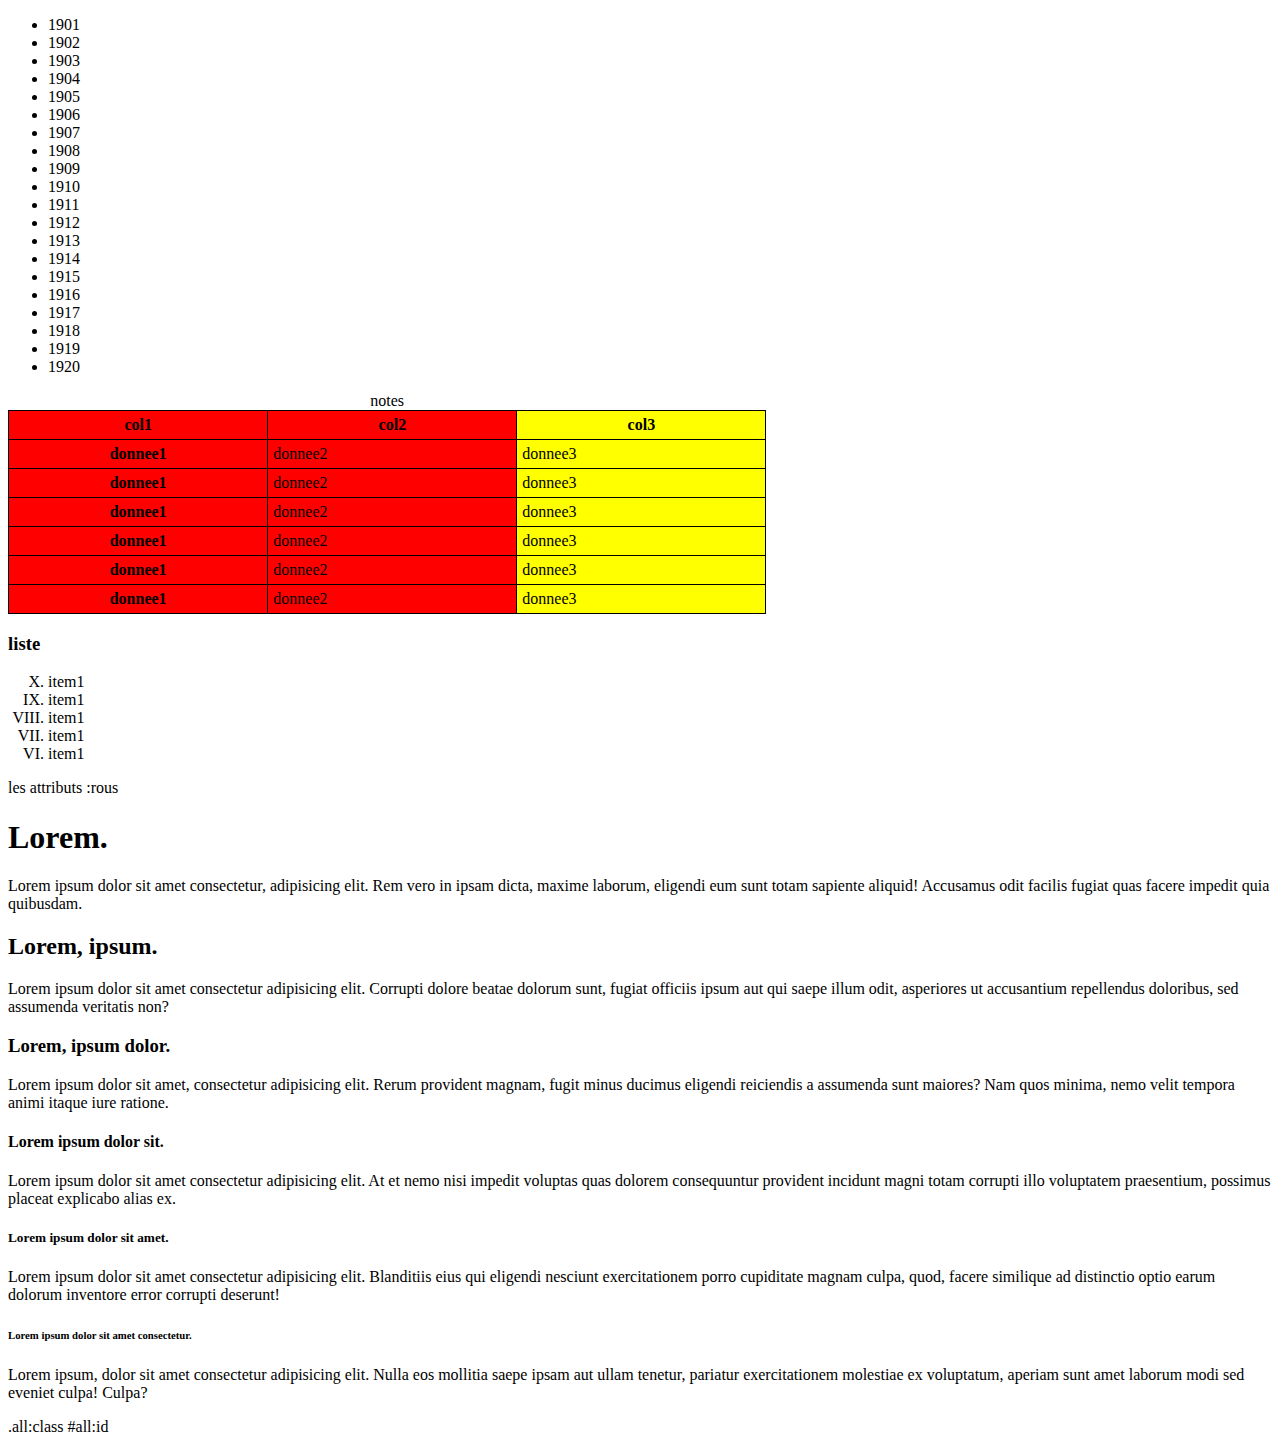
<file: index.html>
<!DOCTYPE html>
<html lang="en">
<head>
    <meta charset="UTF-8">
    <meta http-equiv="X-UA-Compatible" content="IE=edge">
    <meta name="viewport" content="width=device-width, initial-scale=1.0">
    <title>Document</title>
</head>
<body>
<ul>
    <li>1901</li>
    <li>1902</li>
    <li>1903</li>
    <li>1904</li>
    <li>1905</li>
    <li>1906</li>
    <li>1907</li>
    <li>1908</li>
    <li>1909</li>
    <li>1910</li>
    <li>1911</li>
    <li>1912</li>
    <li>1913</li>
    <li>1914</li>
    <li>1915</li>
    <li>1916</li>
    <li>1917</li>
    <li>1918</li>
    <li>1919</li>
    <li>1920</li>
</ul>
<table class="table">
  <caption>notes</caption>
  <colgroup>
   <col class="red" span="2">
   <col class="yellow">
  </colgroup>

<thead>
  <tr>
    <th scope="col">col1</th>
    <th scope="col">col2</th>
    <th scope="col">col3</th>
  </tr>
</thead>
<tbody>
        <tr>
            <th scope="row">donnee1</th>
            <td>donnee2</td>
            <td>donnee3</td>
        </tr>
        <tr>
            <th scope="row">donnee1</th>
            <td>donnee2</td>
            <td>donnee3</td>
        </tr>
        <tr>
            <th scope="row">donnee1</th>
            <td>donnee2</td>
            <td>donnee3</td>
        </tr>
</tbody>
<tbody>
    <tr>
        <th scope="row">donnee1</th>
        <td>donnee2</td>
        <td>donnee3</td>
    </tr>
    <tr>
        <th scope="row">donnee1</th>
        <td>donnee2</td>
        <td>donnee3</td>
    </tr>
    <tr>
        <th scope="row">donnee1</th>
        <td>donnee2</td>
        <td>donnee3</td>
    </tr>
</tbody>
<tfoot>

    
</tfoot>
<style>


table{ 
    width: 60%;
    border-collapse: collapse;
}
th,td{
    border: 1px solid black;
    padding: 5px;
}
.red{
    background-color: #f00;
}
.yellow{ background-color: #ff0;}</style>
</style>
</table>
<h3>liste</h3>
<ol type="I" start="10" reversed>
    <li class="item">item1</li>
    <li class="item">item1</li>   
    <li class="item">item1</li>
    <li class="item">item1</li>
    <li class="item">item1</li>
</ol>
les attributs :rous
</body>
<h1>Lorem.</h1>
<p>Lorem ipsum dolor sit amet consectetur, adipisicing elit. Rem vero in ipsam dicta, maxime laborum, eligendi eum sunt totam sapiente aliquid! Accusamus odit facilis fugiat quas facere impedit quia quibusdam.
</p>
<h2>Lorem, ipsum.</h2>
<p>Lorem ipsum dolor sit amet consectetur adipisicing elit. Corrupti dolore beatae dolorum sunt, fugiat officiis ipsum aut qui saepe illum odit, asperiores ut accusantium repellendus doloribus, sed assumenda veritatis non?

</p>
<h3>Lorem, ipsum dolor.</h3>
<p>Lorem ipsum dolor sit amet, consectetur adipisicing elit. Rerum provident magnam, fugit minus ducimus eligendi reiciendis a assumenda sunt maiores? Nam quos minima, nemo velit tempora animi itaque iure ratione.

</p>
<h4>Lorem ipsum dolor sit.</h4>
<p>Lorem ipsum dolor sit amet consectetur adipisicing elit. At et nemo nisi impedit voluptas quas dolorem consequuntur provident incidunt magni totam corrupti illo voluptatem praesentium, possimus placeat explicabo alias ex.

</p>
<h5>Lorem ipsum dolor sit amet.</h5>
<p>Lorem ipsum dolor sit amet consectetur adipisicing elit. Blanditiis eius qui eligendi nesciunt exercitationem porro cupiditate magnam culpa, quod, facere similique ad distinctio optio earum dolorum inventore error corrupti deserunt!

</p>
<h6>Lorem ipsum dolor sit amet consectetur.</h6>
<p>Lorem ipsum, dolor sit amet consectetur adipisicing elit. Nulla eos mollitia saepe ipsam aut ullam tenetur, pariatur exercitationem molestiae ex voluptatum, aperiam sunt amet laborum modi sed eveniet culpa! Culpa?

</p>

.all:class
#all:id


</html>
</file>
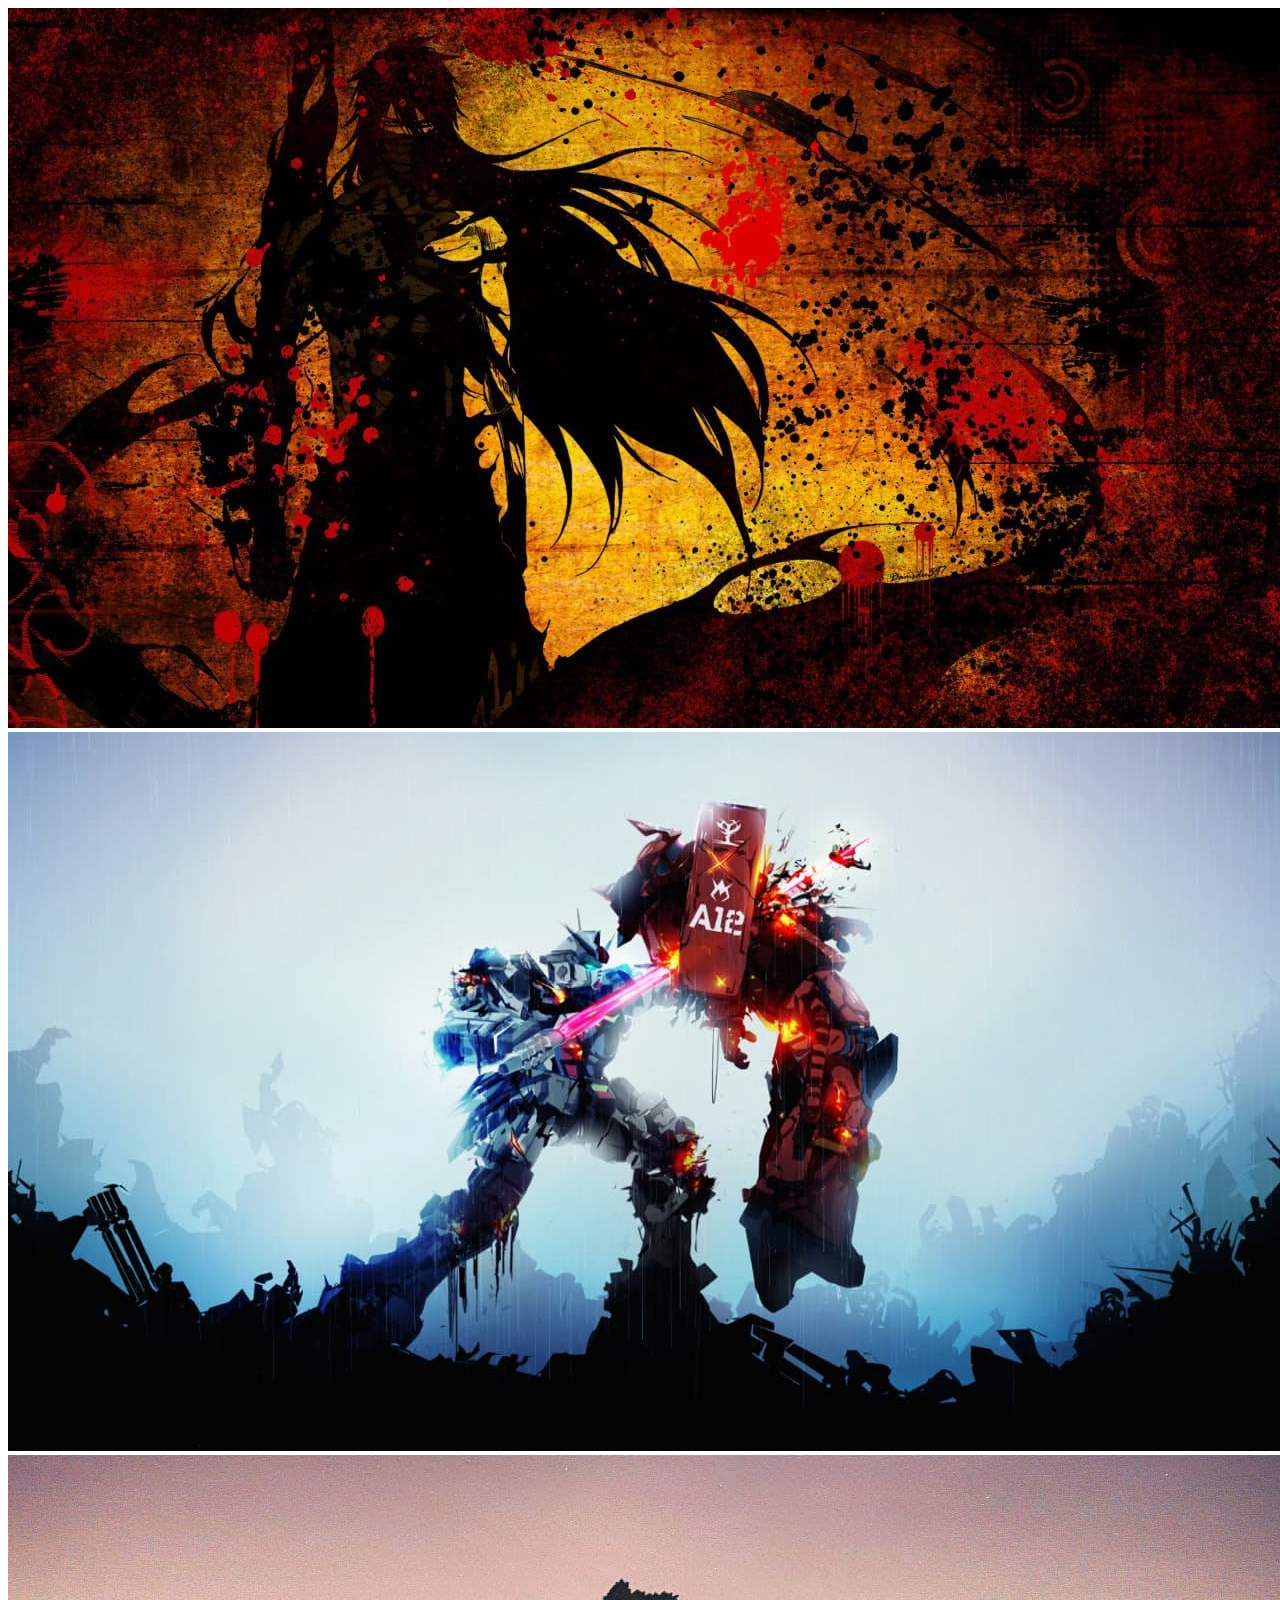
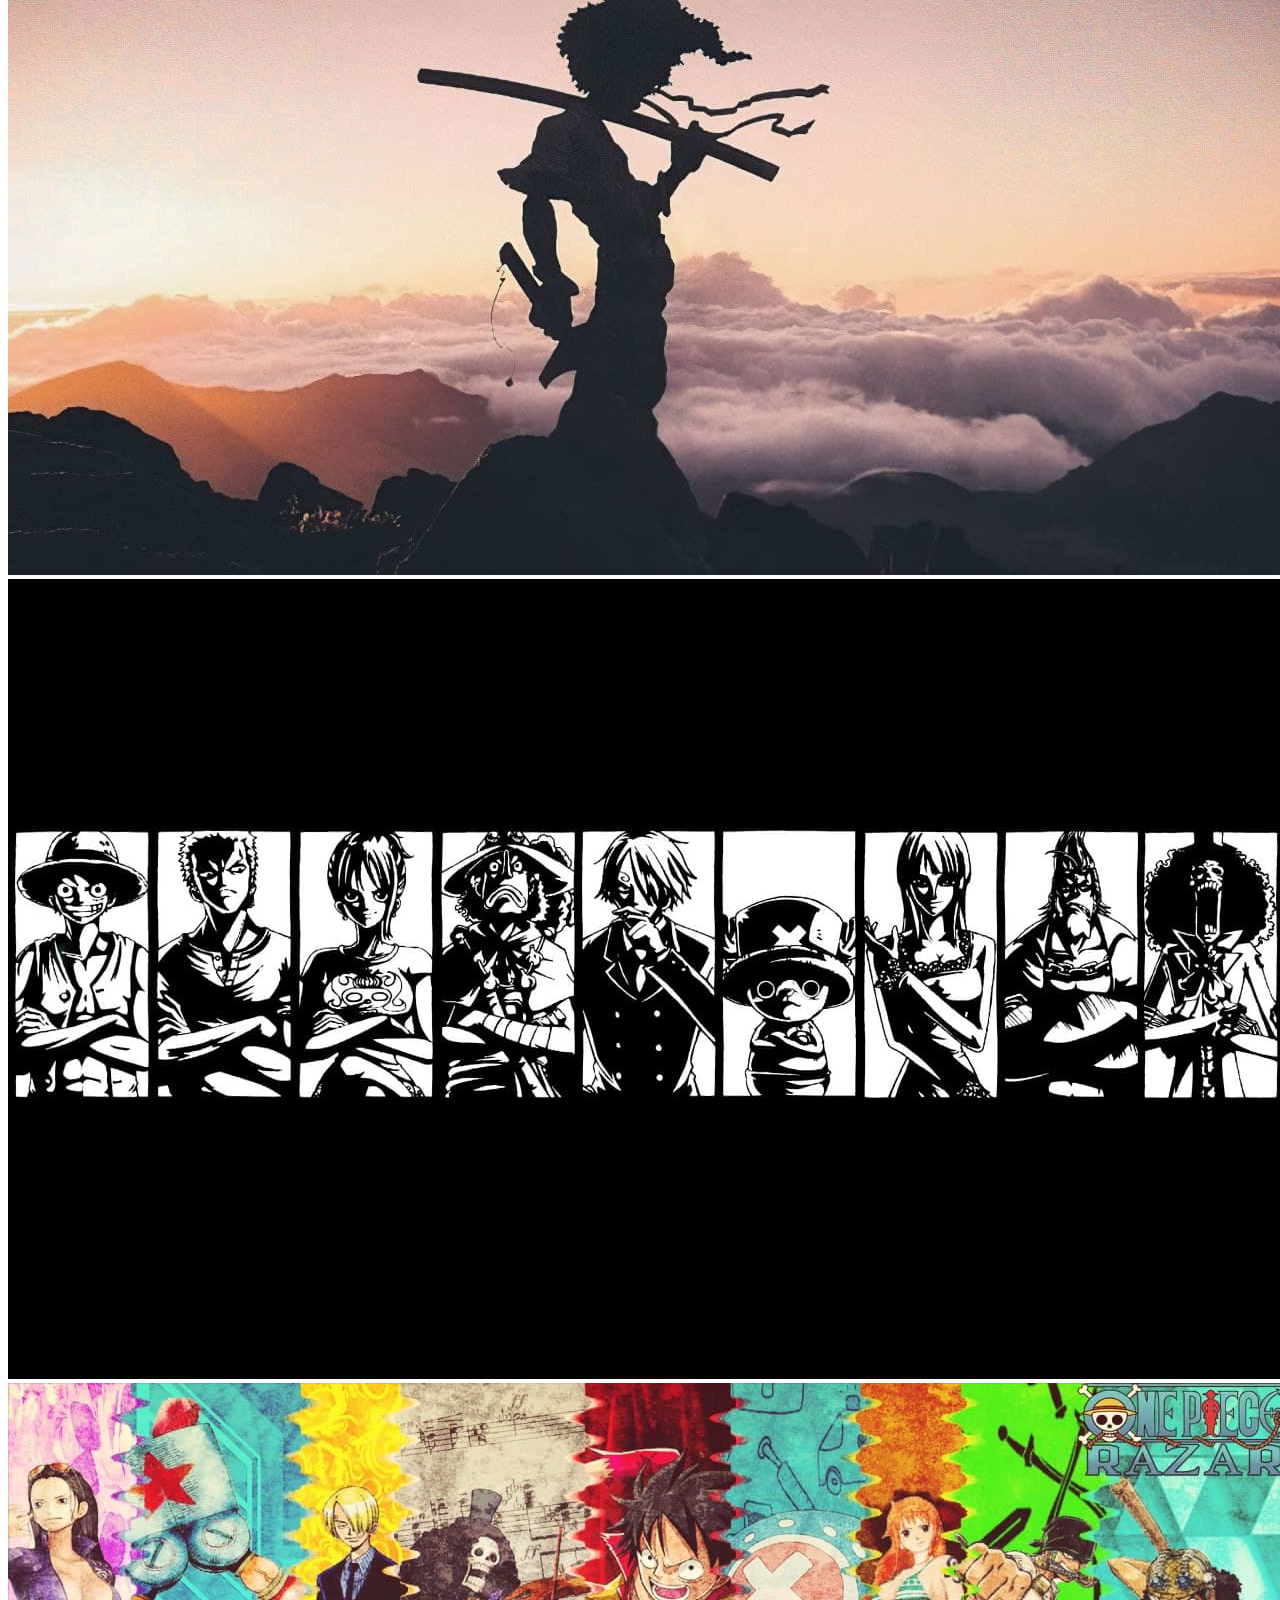
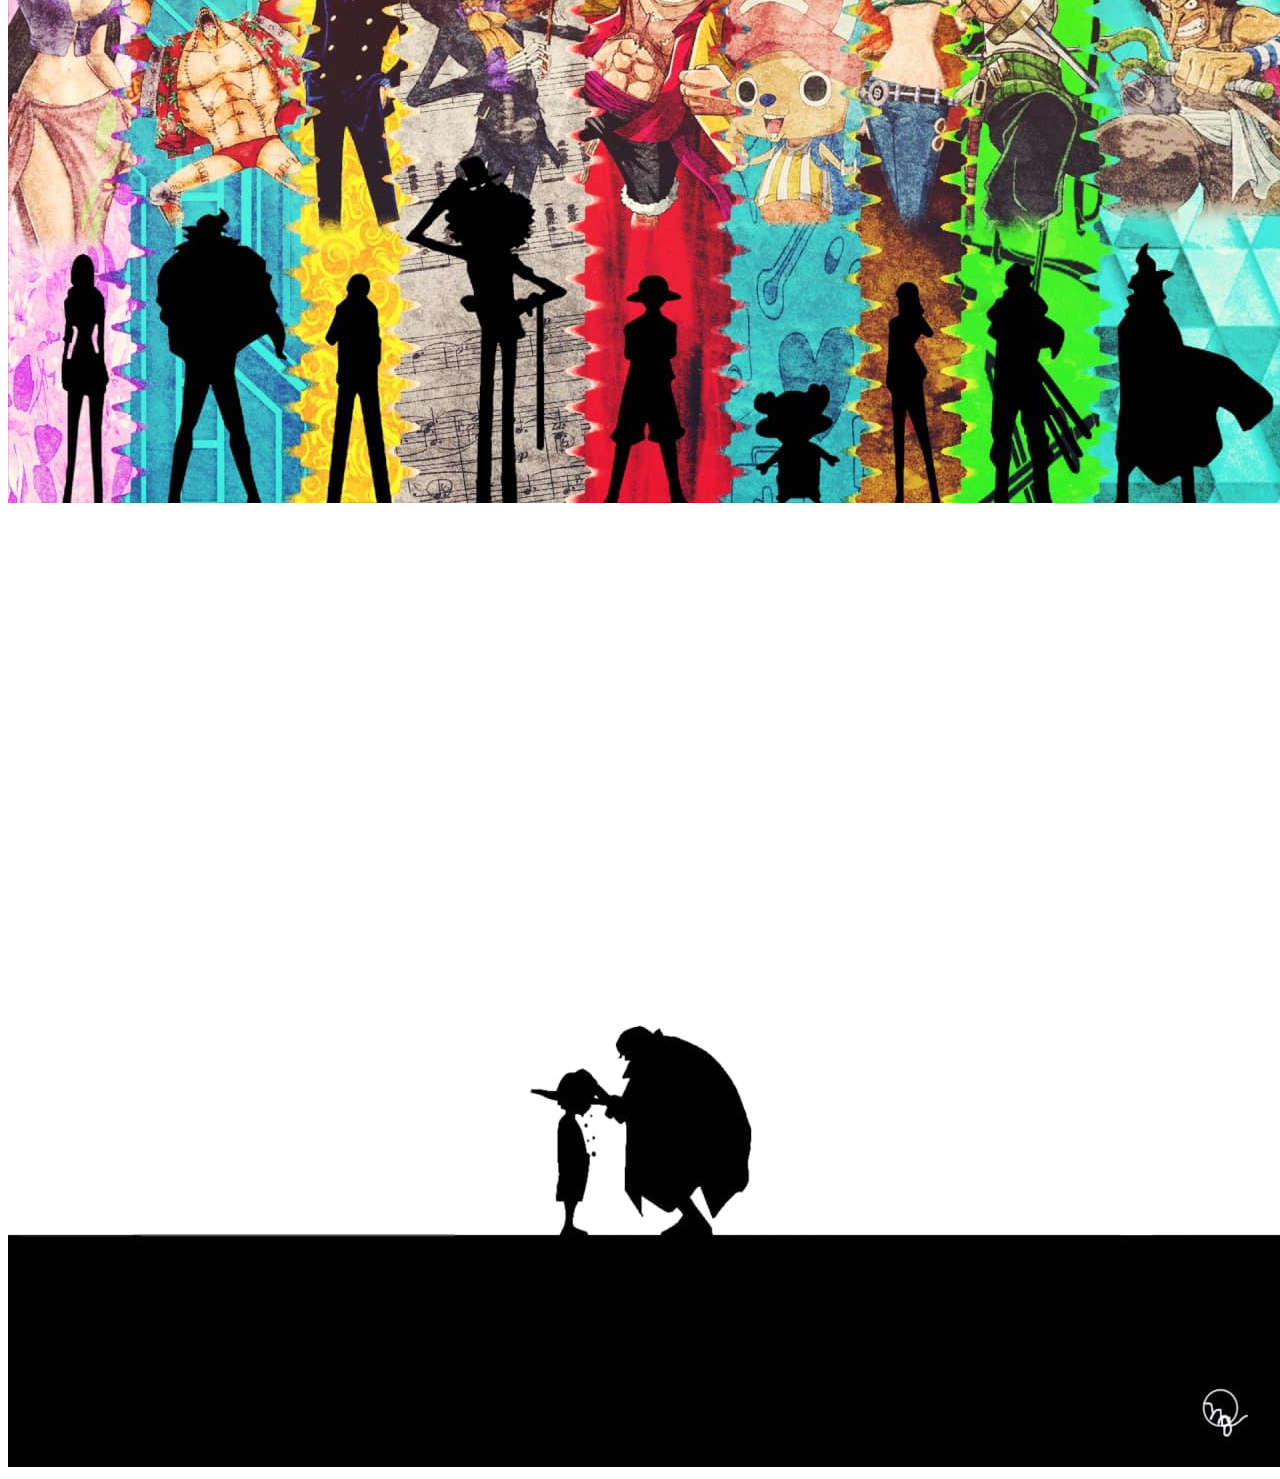
<file: img.html>
<!DOCTYPE html>
<html lang="en">
<head>
    <meta charset="UTF-8">
    <meta http-equiv="X-UA-Compatible" content="IE=edge">
    <meta name="viewport" content="width=device-width, initial-scale=1.0">
    <title>Document</title>
</head>
<body>
<img src="1.jpg"  media="(max-width:600px)">
<img src="2.jpg"  media="(min-width:601px)  and (max-width:800px)" >
<img src="3.jpg"  media="(min-width:801px)  and (max-width:1000px)">
<img src="4.jpg"  media="(min-width:1001px)  and (max-width:1200px)">
<img src="5.jpg"  media="(min-width:1201px)  and (max-width:1400px)">
<img src="6.jpg"  media="(min-width:1401px)  and (max-width:1600px)">
<!-- <picture>
    <source media="(max-width:600px)" srcset="1.jpg">
    <source media="(min-width:601px)  and (max-width:800px)" srcset="2.jpg">
    <source media="(min-width:801px)  and (max-width:1000px)" srcset="img/3.jpg">  
    <source media="(min-width:1001px) and (max-width:1200px)" srcset="img/4.jpg">
    <source media="(min-width:1201px) and (max-width:1400px)" srcset="img/5.jpg"> 
    <source media="(min-width:1201px) and (max-width:1400px)" srcset="img/6.jpg"> 
    <p>Lorem ipsum dolor sit amet consectetur, adipisicing elit. Ut optio maiores possimus 
        quod quo consectetur omnis quisquam eveniet suscipit ea. Accusantium consequatur 
        molestiae nesciunt cumque reiciendis esse rerum nisi ea.</p>

</picture> -->

</body>
</html>
</file>
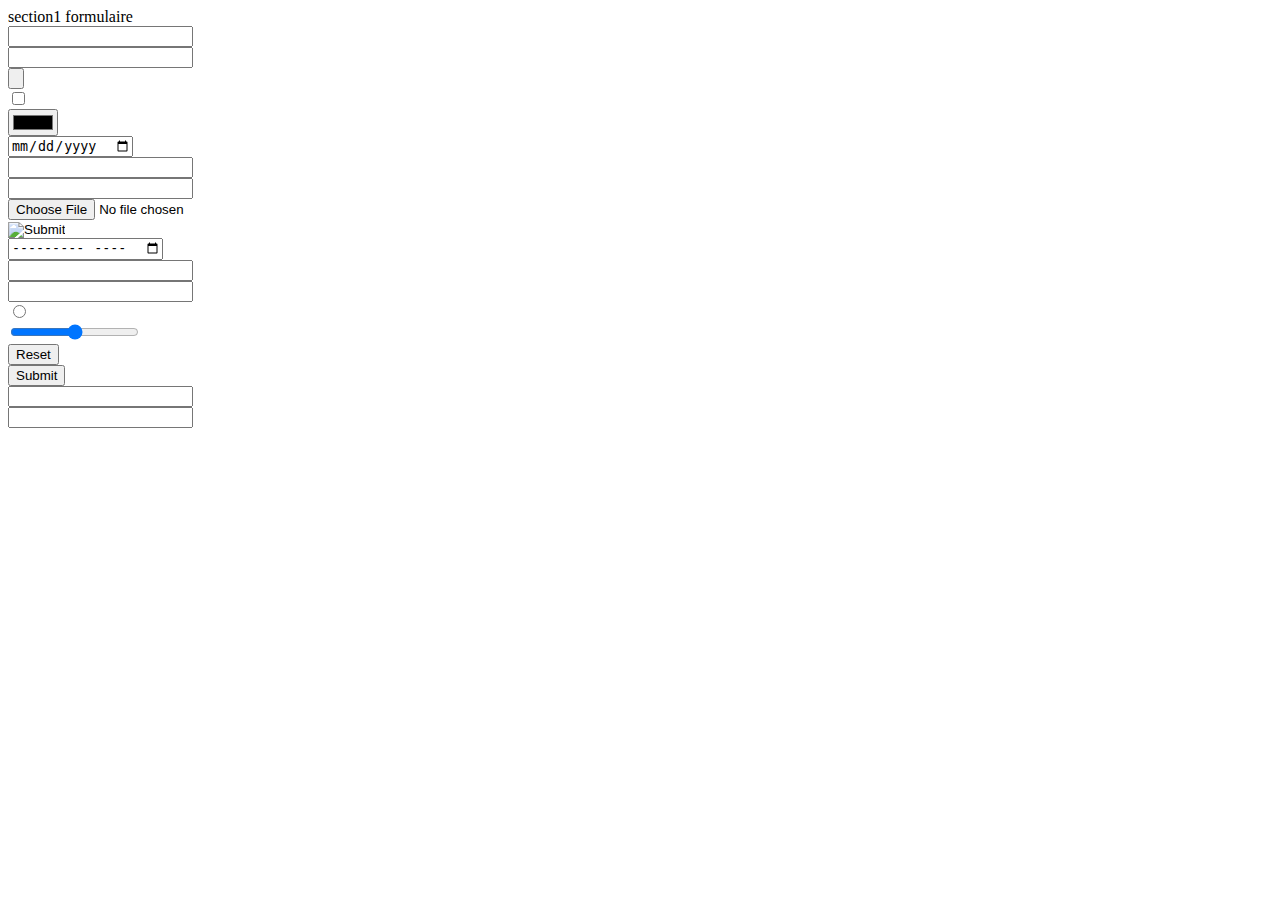
<file: inputs.html>
<!DOCTYPE html>
<html lang="en">
<head>
    <meta charset="UTF-8">
    <meta http-equiv="X-UA-Compatible" content="IE=edge">
    <meta name="viewport" content="width=device-width, initial-scale=1.0">
    <title>Document</title>
</head>
<body>
    <form action="" method="dialog">
    <section>
            section1 formulaire
        
        <div>
            <input type="text">
        </div>
        <div>
            <input type="email">
        </div>
        <div>
            <input type="button">
        </div>
    </section>
        <div>
            <input type="checkbox">
        </div>
        <div>
            <input type="color">
        </div>
        <div>
            <input type="date">
        </div>
        <div>
            <input type="datetime">
        </div>
        <div>
            <input type="email">
        </div>
        <div>
            <input type="file">
        </div>
        <div>
            <input type="hidden">
        </div>
        <div>
            <input type="image">
        </div>
        <div>
            <input type="month">
        </div>
        <div>
            <input type="number">
        </div>
        <div>
            <input type="password">
        </div>
        <div>
            <input type="radio">
        </div>
        <div>
            <input type="range">
        </div>  
       <div>
            <input type="reset">
        </div>
        <div>
            <input type="submit">
        </div>
        <div>
            <input type="search">
        </div>
        <div>
            <input type="url">
        </div>
    
    
    </form>
</body>
</html>
</file>
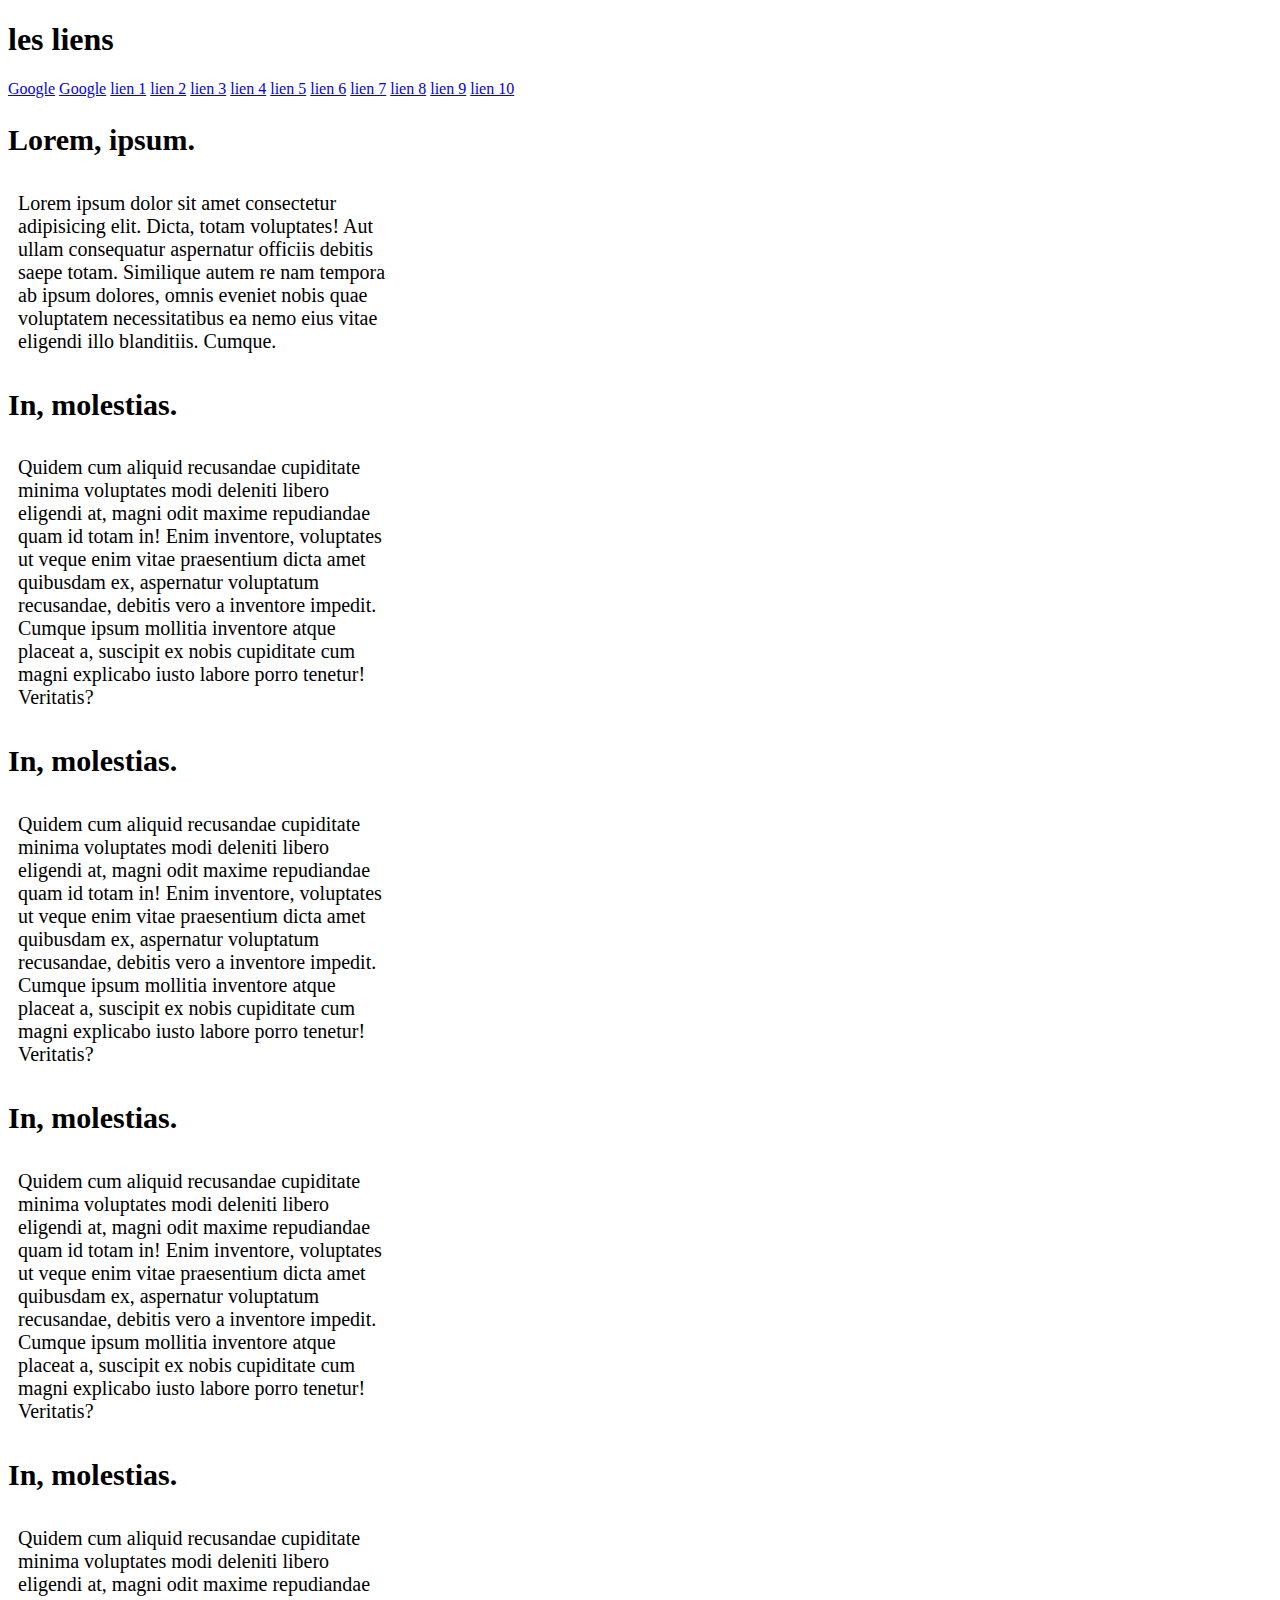
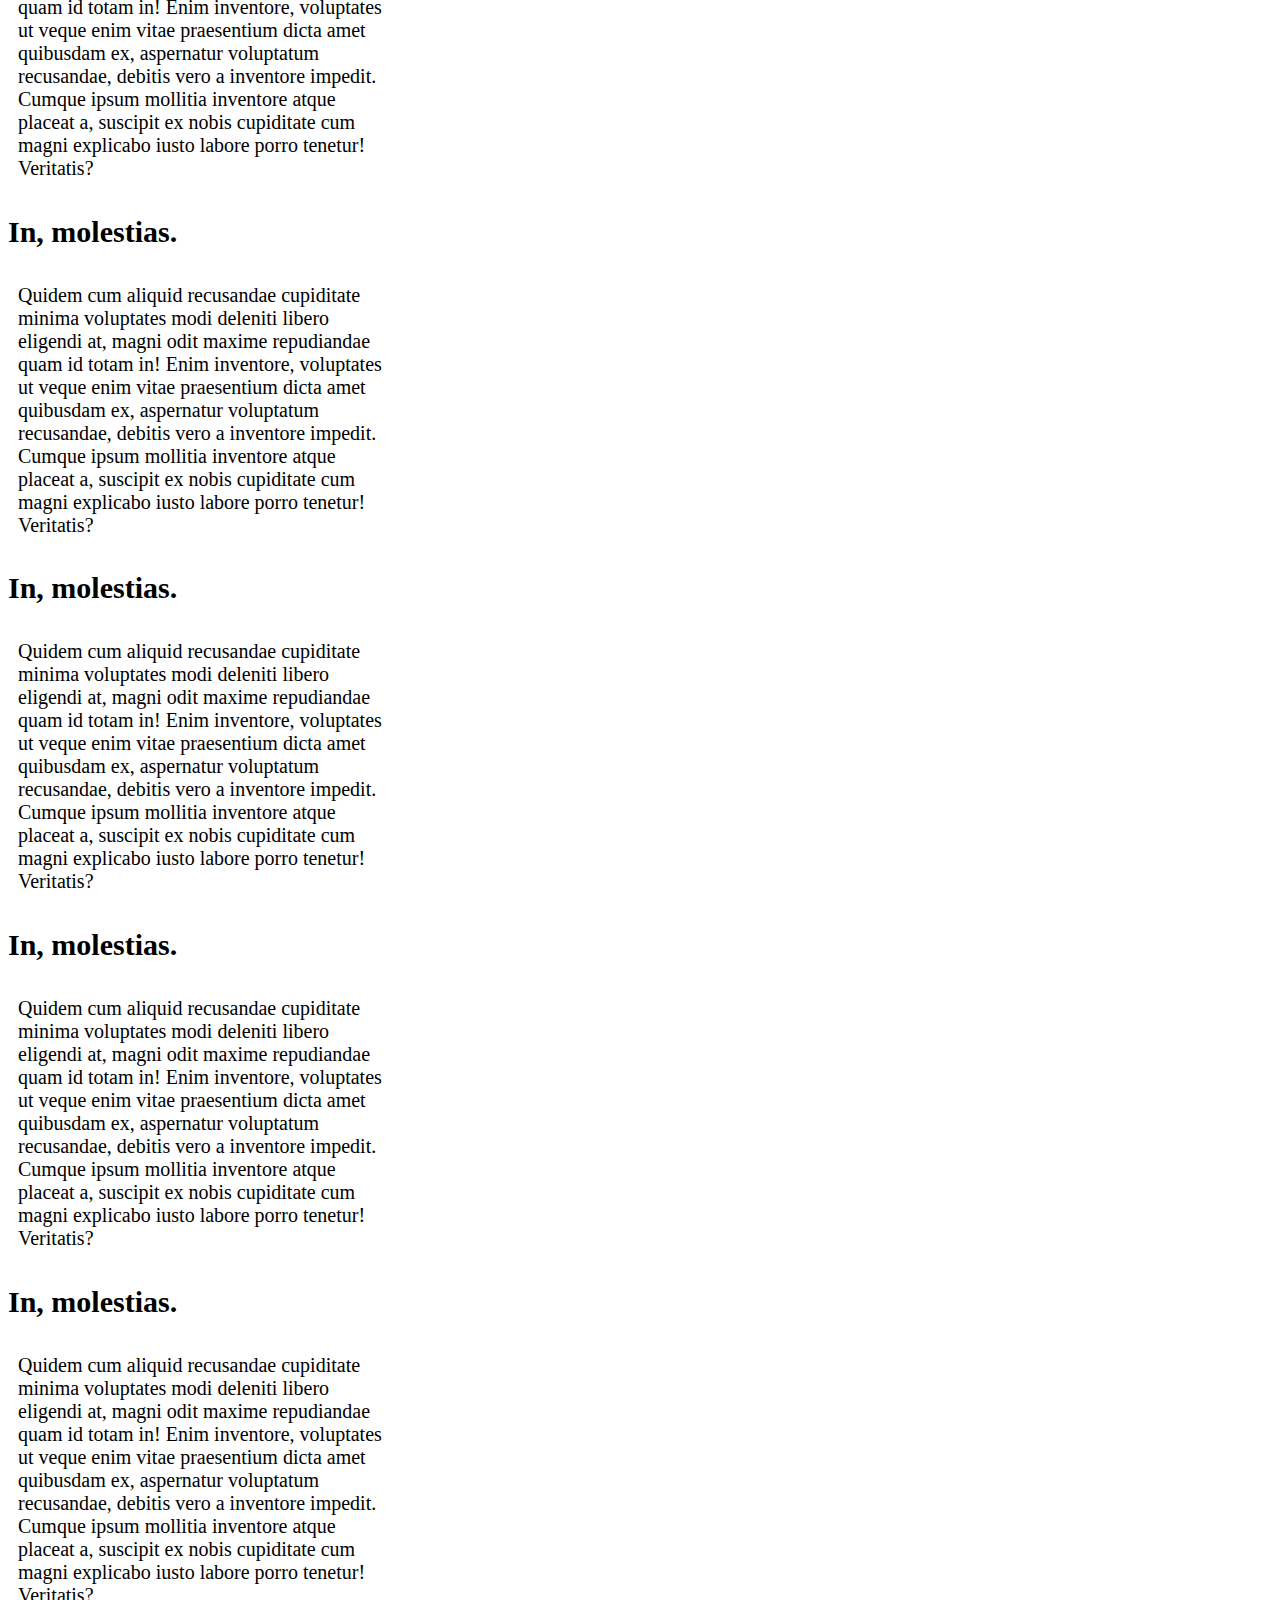
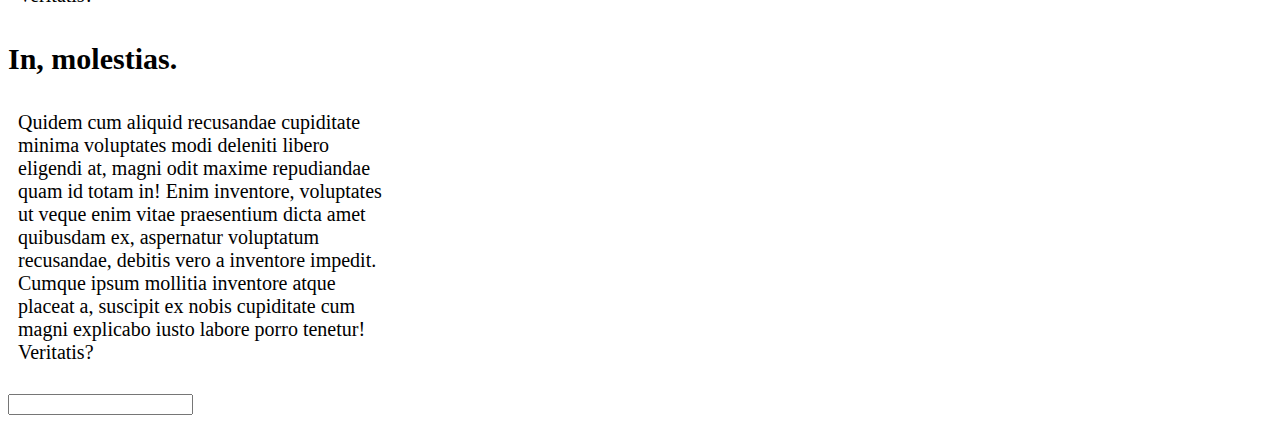
<file: test.html>
<!DOCTYPE html>
<html lang="en">
<head>
    <meta charset="UTF-8">
    <meta http-equiv="X-UA-Compatible" content="IE=edge">
    <meta name="viewport" content="width=device-width, initial-scale=1.0">
    <title>Document</title>
</head>

<body>
    <h1>les liens</h1>
    <a href="https://google.com" target="_blank">Google</a>
    <a href="https://google.com" target="_self">Google</a>
    
    <a href="#sec1">lien 1</a>
    <a href="#sec2">lien 2</a>
    <a href="#sec3">lien 3</a>
    <a href="#sec4">lien 4</a>
    <a href="#sec5">lien 5</a>
    <a href="#sec6">lien 6</a>
    <a href="#sec7">lien 7</a>
    <a href="#sec8">lien 8</a>
    <a href="#sec9">lien 9</a>
    <a href="#sec10">lien 10</a>

    <h2 id="sec1">Lorem, ipsum.</h2>
    <p>Lorem ipsum dolor sit amet consectetur adipisicing elit. Dicta, totam voluptates! Aut ullam consequatur aspernatur officiis debitis saepe totam. Similique autem re nam tempora ab ipsum dolores, omnis eveniet nobis quae voluptatem necessitatibus ea nemo eius vitae eligendi illo blanditiis. Cumque.</p>
    <h2 id="sec2">In, molestias.</h2>
    <p>Quidem cum aliquid recusandae cupiditate minima voluptates modi deleniti libero eligendi at, magni odit maxime repudiandae quam id totam in! Enim inventore, voluptates ut veque enim vitae praesentium dicta amet quibusdam ex, aspernatur voluptatum recusandae, debitis vero a inventore impedit. Cumque ipsum mollitia inventore atque placeat a, suscipit ex nobis cupiditate cum magni explicabo iusto labore porro tenetur! Veritatis?</p>
    <h2 id="sec3">In, molestias.</h2>
    <p>Quidem cum aliquid recusandae cupiditate minima voluptates modi deleniti libero eligendi at, magni odit maxime repudiandae quam id totam in! Enim inventore, voluptates ut veque enim vitae praesentium dicta amet quibusdam ex, aspernatur voluptatum recusandae, debitis vero a inventore impedit. Cumque ipsum mollitia inventore atque placeat a, suscipit ex nobis cupiditate cum magni explicabo iusto labore porro tenetur! Veritatis?</p>
    <h2 id="sec4">In, molestias.</h2>
    <p>Quidem cum aliquid recusandae cupiditate minima voluptates modi deleniti libero eligendi at, magni odit maxime repudiandae quam id totam in! Enim inventore, voluptates ut veque enim vitae praesentium dicta amet quibusdam ex, aspernatur voluptatum recusandae, debitis vero a inventore impedit. Cumque ipsum mollitia inventore atque placeat a, suscipit ex nobis cupiditate cum magni explicabo iusto labore porro tenetur! Veritatis?</p>
    <h2 id="sec5">In, molestias.</h2>
    <p>Quidem cum aliquid recusandae cupiditate minima voluptates modi deleniti libero eligendi at, magni odit maxime repudiandae quam id totam in! Enim inventore, voluptates ut veque enim vitae praesentium dicta amet quibusdam ex, aspernatur voluptatum recusandae, debitis vero a inventore impedit. Cumque ipsum mollitia inventore atque placeat a, suscipit ex nobis cupiditate cum magni explicabo iusto labore porro tenetur! Veritatis?</p>
    <h2 id="sec6">In, molestias.</h2>
    <p>Quidem cum aliquid recusandae cupiditate minima voluptates modi deleniti libero eligendi at, magni odit maxime repudiandae quam id totam in! Enim inventore, voluptates ut veque enim vitae praesentium dicta amet quibusdam ex, aspernatur voluptatum recusandae, debitis vero a inventore impedit. Cumque ipsum mollitia inventore atque placeat a, suscipit ex nobis cupiditate cum magni explicabo iusto labore porro tenetur! Veritatis?</p>

    <h2 id="sec7">In, molestias.</h2>
    <p>Quidem cum aliquid recusandae cupiditate minima voluptates modi deleniti libero eligendi at, magni odit maxime repudiandae quam id totam in! Enim inventore, voluptates ut veque enim vitae praesentium dicta amet quibusdam ex, aspernatur voluptatum recusandae, debitis vero a inventore impedit. Cumque ipsum mollitia inventore atque placeat a, suscipit ex nobis cupiditate cum magni explicabo iusto labore porro tenetur! Veritatis?</p> 
    <h2 id="sec8">In, molestias.</h2>
    <p>Quidem cum aliquid recusandae cupiditate minima voluptates modi deleniti libero eligendi at, magni odit maxime repudiandae quam id totam in! Enim inventore, voluptates ut veque enim vitae praesentium dicta amet quibusdam ex, aspernatur voluptatum recusandae, debitis vero a inventore impedit. Cumque ipsum mollitia inventore atque placeat a, suscipit ex nobis cupiditate cum magni explicabo iusto labore porro tenetur! Veritatis?</p>
    <h2 id="sec9">In, molestias.</h2>
    <p>Quidem cum aliquid recusandae cupiditate minima voluptates modi deleniti libero eligendi at, magni odit maxime repudiandae quam id totam in! Enim inventore, voluptates ut veque enim vitae praesentium dicta amet quibusdam ex, aspernatur voluptatum recusandae, debitis vero a inventore impedit. Cumque ipsum mollitia inventore atque placeat a, suscipit ex nobis cupiditate cum magni explicabo iusto labore porro tenetur! Veritatis?</p>
    <h2 id="sec10">In, molestias.</h2>
    <p>Quidem cum aliquid recusandae cupiditate minima voluptates modi deleniti libero eligendi at, magni odit maxime repudiandae quam id totam in! Enim inventore, voluptates ut veque enim vitae praesentium dicta amet quibusdam ex, aspernatur voluptatum recusandae, debitis vero a inventore impedit. Cumque ipsum mollitia inventore atque placeat a, suscipit ex nobis cupiditate cum magni explicabo iusto labore porro tenetur! Veritatis?</p>
<input type="text">
</body>
<style>
    html,body{
        scroll-behavior: smooth;
    }
    p{
        width: 30%;
        padding: 10px;
        font-size: 20px;
    }
    h2{font-size: 30px;}
</style>
    </html>
</file>
